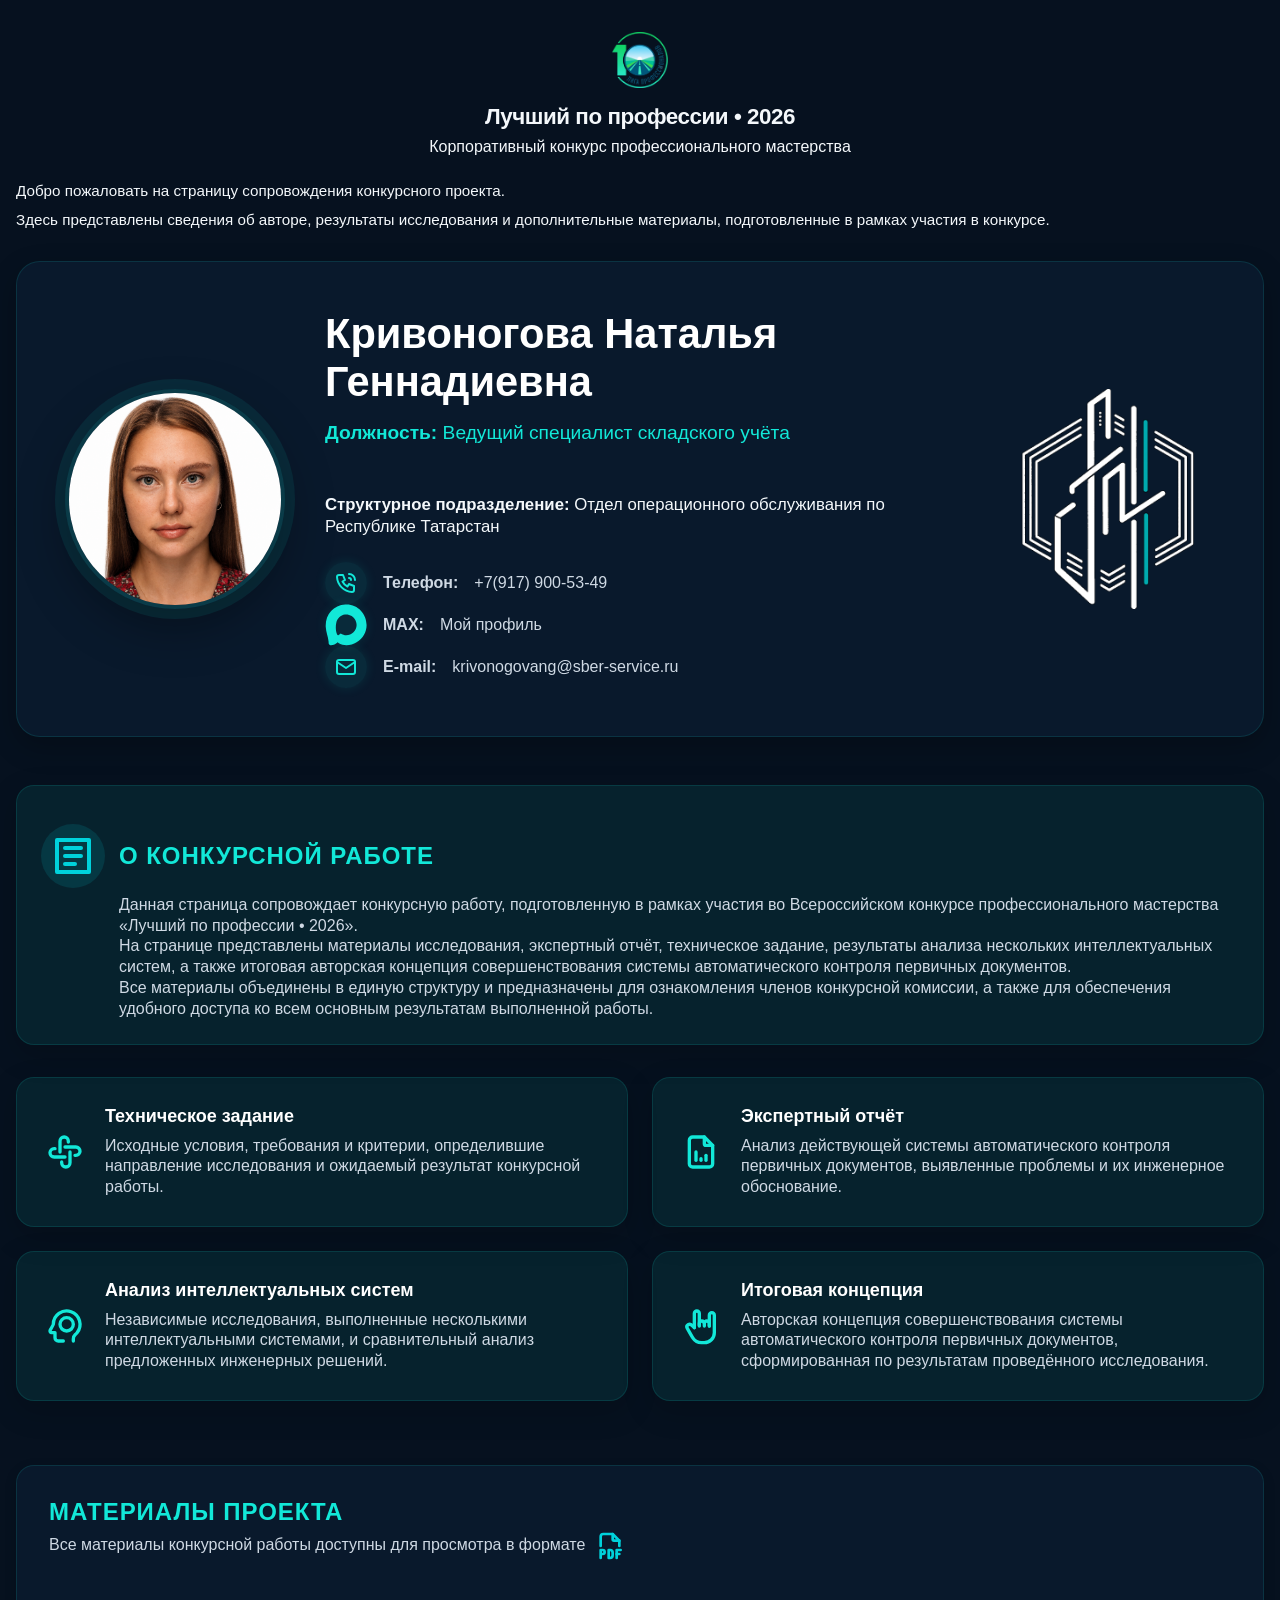
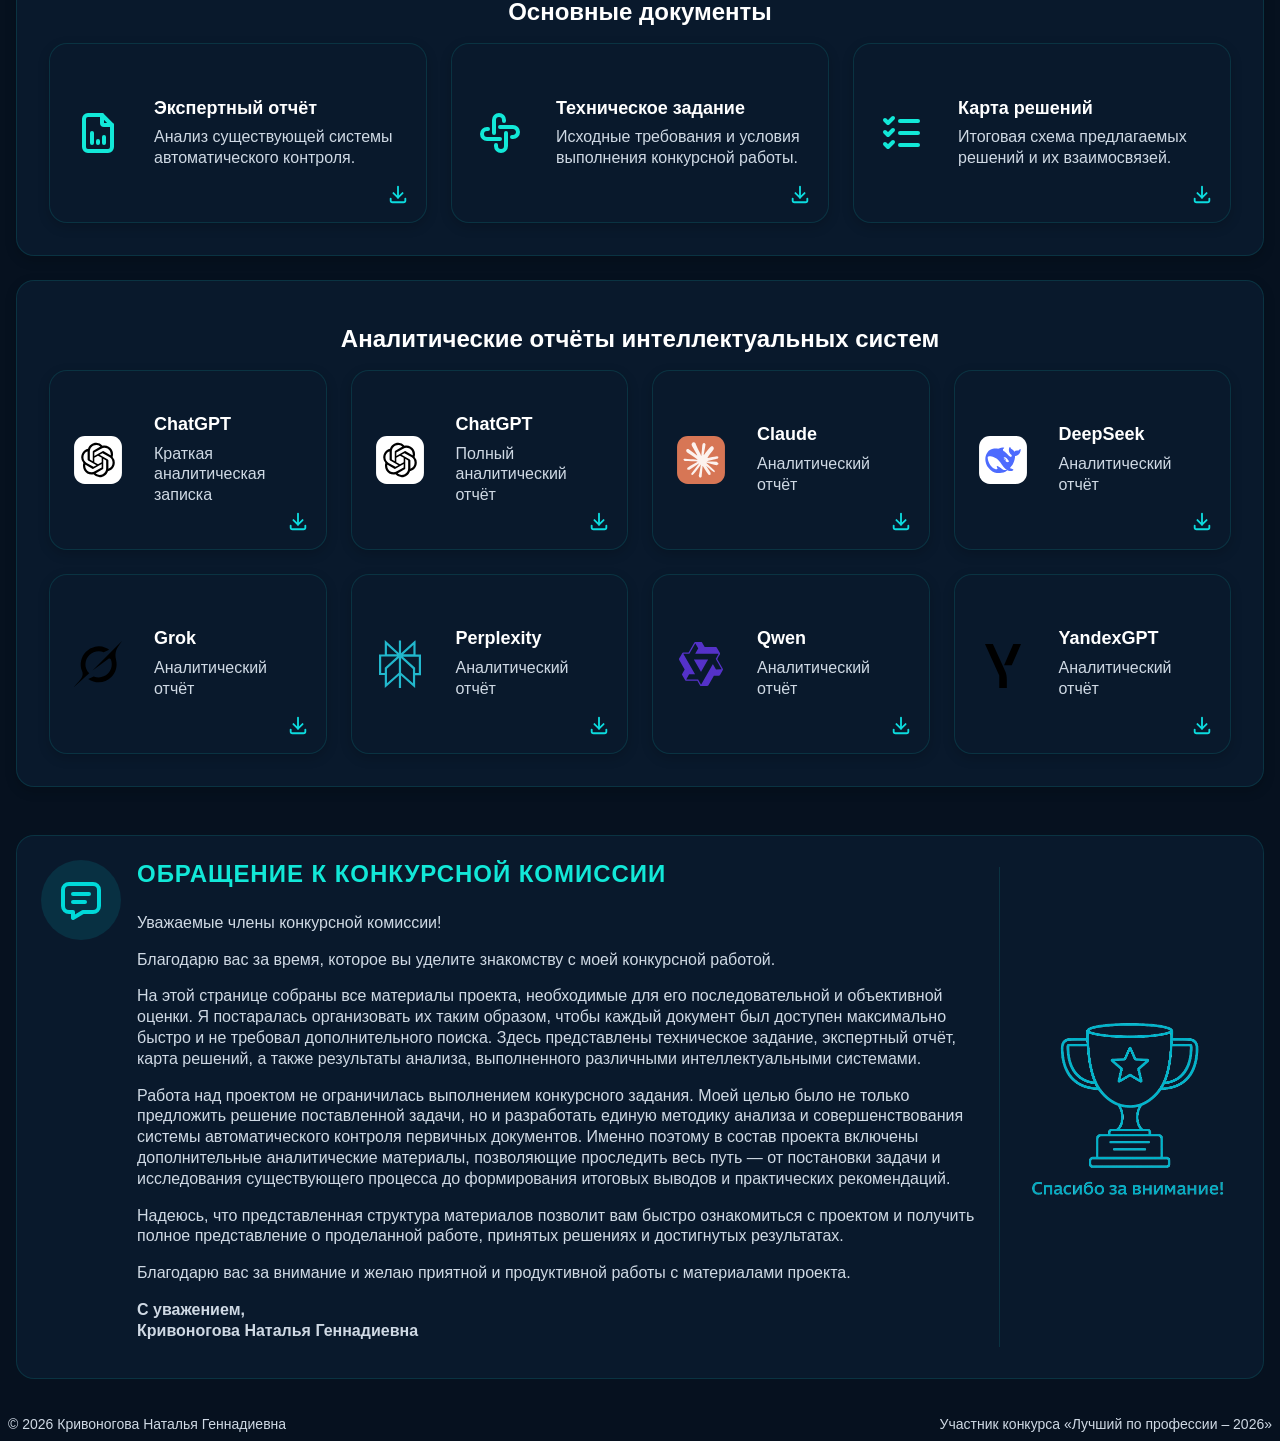
<file: index.html>
<!DOCTYPE html>

<html lang="ru">

<head>

<!-- Favicon -->

<link
    rel="icon"
    type="image/x-icon"
    href="media/ico/favicon.ico"
>

<link
    rel="icon"
    type="image/png"
    sizes="16x16"
    href="media/ico/favicon-16x16.png"
>

<link
    rel="icon"
    type="image/png"
    sizes="32x32"
    href="media/ico/favicon-32x32.png"
>

<link
    rel="apple-touch-icon"
    href="media/ico/apple-touch-icon.png"
>

<link
    rel="icon"
    type="image/png"
    sizes="512x512"
    href="media/ico/android-chrome-512x512.png"
>

<link
    rel="manifest"
    href="media/ico/site.webmanifest"
>

    <!--==================================================
        META
    ===================================================-->

    <meta charset="UTF-8">

    <meta
        name="viewport"
        content="width=device-width, initial-scale=1.0">

    <meta
        name="description"
        content="Страница сопровождения конкурсного проекта участника конкурса «Лучший по профессии 2026».">

    <meta
        name="author"
        content="Кривоногова Наталья Геннадиевна">

    <title>
        Лучший по профессии 2026 | Кривоногова Н.Г.
    </title>

    <!--==================================================
        CSS
    ===================================================-->

    <link
        rel="stylesheet"
        href="style.css">

</head>

<body>

    <!--==================================================
        HEADER
    ===================================================-->

    <header class="site-header">

        <div class="container">

            <!--==============================================
                Логотип конкурса
            ==============================================-->

            <div class="header-logo">

                <img
                    src="media/liga.png"
                    alt="Логотип конкурса «Лучший по профессии 2026»">

            </div>

            <!--==============================================
                Информация о конкурсе
            ==============================================-->

            <div class="header-title">

                <h1>
                    Лучший по профессии • 2026
                </h1>

                <p class="header-subtitle">
                    Корпоративный конкурс профессионального мастерства
                </p>

            </div>

            <!--==============================================
                Приветствие
            ==============================================-->

            <div class="header-welcome">

                <p>
                    Добро пожаловать на страницу сопровождения конкурсного проекта.
                </p>

                <p>
                    Здесь представлены сведения об авторе, результаты исследования
                    и дополнительные материалы, подготовленные в рамках участия
                    в конкурсе.
                </p>

            </div>

        </div>

    </header>

    <!--==================================================
        MAIN
    ===================================================-->

    <main>

  
<!-- ========================================================= -->
<!-- БЛОК 1. УЧАСТНИК                                          -->
<!-- ========================================================= -->

<section id="participant" class="participant">

    <div class="container">

        <article class="participant-card">

            <!-- Фотография участника -->
            <div class="participant-photo">

                <img
                    src="media/photo.png"
                    alt="Фотография Кривоноговой Натальи Геннадиевны">

            </div>

            <!-- Информация об участнике -->
            <div class="participant-info">

                <!-- Ф.И.О. -->
                <h2 class="participant-name">
                    Кривоногова Наталья Геннадиевна
                </h2>

                <!-- Должность -->
                <p class="participant-position">
                    <strong>Должность:</strong>
                    Ведущий специалист складского учёта
                </p>

                <!-- Структурное подразделение -->
                <p class="participant-department">
                    <strong>Структурное подразделение:</strong>
                    <span>Отдел операционного обслуживания по Республике Татарстан </span>
                </p>

                <!-- Краткая информация (необязательно) -->
                <!--
                <p class="participant-description">
                    Краткая информация об участнике.
                </p>
                -->

              <!-- Контактная информация -->

<div class="contact-item">
    <span class="contact-icon">
        <img src="media/assets/phone.svg" alt="">
    </span>

    <strong>Телефон:</strong>

    <a href="tel:+79179005349">
        +7(917) 900-53-49
    </a>
</div>

<div class="contact-item">
    <span class="contact-icon">
        <img src="media/assets/max.svg" alt="">
    </span>

    <strong>MAX:</strong>

    <a href="https://max.ru/u/f9LHodD0cOJw-DUXIjqP3Aov2Y0CU4WqoQZga5D9HVQzAqlnfOVex71g3eg"
       target="_blank"
       rel="noopener noreferrer">
        Мой профиль
    </a>
</div>

<div class="contact-item">
    <span class="contact-icon">
        <img src="media/assets/mail.svg" alt="">
    </span>

    <strong>E-mail:</strong>

    <a href="mailto:krivonogovang@sber-service.ru">
        krivonogovang@sber-service.ru
    </a>
</div>

            <!-- Авторский знак -->
            <div class="participant-seal">

                <img
                    src="media/sign_g.png"
                    alt="Авторский знак">

            </div>

        </article>

    </div>

</section>

<!-- ========================================================= -->
<!-- БЛОК 2. О КОНКУРСНОЙ РАБОТЕ                               -->
<!-- ========================================================= -->

<article class="info-card-intro">

<div class="container">

    


    <!-- Основная информация -->
<article class="info-card">

    <!-- Заголовок раздела -->
    <div class="about-header">

        <div class="about-icon">
            <img src="media/assets/about.svg" alt="">
        </div>

        <h2 class="section-title">
            О конкурсной работе
        </h2>

    </div>

    <div class="about-content">

        <p>
            Данная страница сопровождает конкурсную работу, подготовленную
            в рамках участия во Всероссийском конкурсе профессионального
            мастерства «Лучший по профессии • 2026».
        </p>

        <p>
            На странице представлены материалы исследования, экспертный
            отчёт, техническое задание, результаты анализа нескольких
            интеллектуальных систем, а также итоговая авторская концепция
            совершенствования системы автоматического контроля первичных
            документов.
        </p>

        <p>
            Все материалы объединены в единую структуру и предназначены
            для ознакомления членов конкурсной комиссии, а также для
            обеспечения удобного доступа ко всем основным результатам
            выполненной работы.
        </p>

    </article>


    <!-- Краткая структура материалов -->
    <div class="grid-2">


        <!-- Техническое задание -->
        <article class="info-card">

            <h3 class="card-title-with-icon">

                <img
                    src="media/assets/api-app.svg"
                    alt=""
                    class="card-icon">

                Техническое задание

            </h3>

            <p>
                Исходные условия, требования и критерии,
                определившие направление исследования
                и ожидаемый результат конкурсной работы.
            </p>

        </article>


        <!-- Экспертный отчёт -->
        <article class="info-card">

            <h3 class="card-title-with-icon">

                <img
                    src="media/assets/file-analytics.svg"
                    alt=""
                    class="card-icon">

                Экспертный отчёт

            </h3>

            <p>
                Анализ действующей системы автоматического
                контроля первичных документов,
                выявленные проблемы и их инженерное
                обоснование.
            </p>

        </article>


        <!-- Анализ интеллектуальных систем -->
        <article class="info-card">

            <h3 class="card-title-with-icon">

                <img
                    src="media/assets/thinking-high.svg"
                    alt=""
                    class="card-icon">

                Анализ интеллектуальных систем

            </h3>

            <p>
                Независимые исследования,
                выполненные несколькими интеллектуальными
                системами, и сравнительный анализ
                предложенных инженерных решений.
            </p>

        </article>


        <!-- Итоговая концепция -->
        <article class="info-card">

            <h3 class="card-title-with-icon">

                <img
                    src="media/assets/hand-love-you.svg"
                    alt=""
                    class="card-icon">

                Итоговая концепция

            </h3>

            <p>
                Авторская концепция совершенствования
                системы автоматического контроля
                первичных документов,
                сформированная по результатам
                проведённого исследования.
            </p>

        </article>


    </div>

</div>

</section>

<!-- ==================================================
     MATERIALS
================================================== -->

<section id="materials" class="section documents-section">

    <div class="container">

        <!-- ==========================================
             Основные документы
        =========================================== -->

        <div class="card documents-panel documents-panel-intro">

            <h2 class="section-title">
                Материалы проекта
            </h2>

            <p class="section-description">
                Все материалы конкурсной работы доступны для просмотра
                в формате 
				<img
        src="media/assets/pdf.svg"
        alt=""
        class="pdf-icon">
            </p>

            <h3 class="documents-panel-title">
                Основные документы
            </h3>

            <div class="documents-grid documents-grid-primary">

                <!-- Экспертный отчёт -->

                <a
                    href="docs/ExpertReport.pdf"
                    class="card document-card"
                    target="_blank"
                    rel="noopener"
                >

                    <div class="document-icon">
                        <img
                            src="media/assets/file-analytics.svg"
                            alt=""
                        >
                    </div>

                    <div class="document-content">

                        <h4 class="document-title">
                            Экспертный отчёт
                        </h4>

                        <p class="document-description">
                            Анализ существующей системы автоматического контроля.
                        </p>

                    </div>

                    <div class="document-meta">

                        <img
                            src="media/assets/downloads.svg"
                            alt="Скачать документ"
                            class="document-download-icon"
                        >

                    </div>

                </a>


                <!-- Техническое задание -->

                <a
                    href="docs/RequirementsSpecification.pdf"
                    class="card document-card"
                    target="_blank"
                    rel="noopener"
                >

                    <div class="document-icon">

                        <img
                            src="media/assets/api-app.svg"
                            alt=""
                        >

                    </div>

                    <div class="document-content">

                        <h4 class="document-title">
                            Техническое задание
                        </h4>

                        <p class="document-description">
                            Исходные требования и условия выполнения
                            конкурсной работы.
                        </p>

                    </div>

                    <div class="document-meta">

                        <img
                            src="media/assets/downloads.svg"
                            alt="Скачать документ"
                            class="document-download-icon"
                        >

                    </div>

                </a>


                <!-- Карта решений -->

                <a
                    href="docs/SolutionMap.pdf"
                    class="card document-card"
                    target="_blank"
                    rel="noopener"
                >

                    <div class="document-icon">

                        <img
                            src="media/assets/list-check.svg"
                            alt=""
                        >

                    </div>

                    <div class="document-content">

                        <h4 class="document-title">
                            Карта решений
                        </h4>

                        <p class="document-description">
                            Итоговая схема предлагаемых решений
                            и их взаимосвязей.
                        </p>

                    </div>

                    <div class="document-meta">

                        <img
                            src="media/assets/downloads.svg"
                            alt="Скачать документ"
                            class="document-download-icon"
                        >

                    </div>

                </a>

            </div>

        </div>


        <!-- ==========================================
             Аналитические отчёты интеллектуальных систем
        =========================================== -->

        <div class="card documents-panel documents-panel-ai">

            <h3 class="documents-panel-title">
                Аналитические отчёты интеллектуальных систем
            </h3>

            <div class="documents-grid documents-grid-ai">

                <!-- ChatGPT — краткая версия -->

                <a
                    href="docs/ChatGPT_AbridgedVersion.pdf"
                    class="card document-card"
                    target="_blank"
                    rel="noopener"
                >

                    <div class="document-icon">

                        <img
                            src="media/assets/ChatGPT.svg"
                            alt=""
                        >

                    </div>

                    <div class="document-content">

                        <h4 class="document-title">
                            ChatGPT
                        </h4>

                        <p class="document-description">
                            Краткая аналитическая записка
                        </p>

                    </div>

                    <div class="document-meta">

                        <img
                            src="media/assets/downloads.svg"
                            alt="Скачать документ"
                            class="document-download-icon"
                        >

                    </div>

                </a>


                <!-- ChatGPT — полная версия -->

                <a
                    href="docs/ChatGPT_FullReport.pdf"
                    class="card document-card"
                    target="_blank"
                    rel="noopener"
                >

                    <div class="document-icon">

                        <img
                            src="media/assets/ChatGPT.svg"
                            alt=""
                        >

                    </div>

                    <div class="document-content">

                        <h4 class="document-title">
                            ChatGPT
                        </h4>

                        <p class="document-description">
                            Полный аналитический отчёт
                        </p>

                    </div>

                    <div class="document-meta">

                        <img
                            src="media/assets/downloads.svg"
                            alt="Скачать документ"
                            class="document-download-icon"
                        >

                    </div>

                </a>


                <!-- Claude -->

                <a
                    href="docs/Claude.pdf"
                    class="card document-card"
                    target="_blank"
                    rel="noopener"
                >

                    <div class="document-icon">

                        <img
                            src="media/assets/Claude.svg"
                            alt=""
                        >

                    </div>

                    <div class="document-content">

                        <h4 class="document-title">
                            Claude
                        </h4>

                        <p class="document-description">
                            Аналитический отчёт
                        </p>

                    </div>

                    <div class="document-meta">

                        <img
                            src="media/assets/downloads.svg"
                            alt="Скачать документ"
                            class="document-download-icon"
                        >

                    </div>

                </a>


                <!-- DeepSeek -->

                <a
                    href="docs/DeepSeek.pdf"
                    class="card document-card"
                    target="_blank"
                    rel="noopener"
                >

                    <div class="document-icon">

                        <img
                            src="media/assets/DeepSeek.svg"
                            alt=""
                        >

                    </div>

                    <div class="document-content">

                        <h4 class="document-title">
                            DeepSeek
                        </h4>

                        <p class="document-description">
                            Аналитический отчёт
                        </p>

                    </div>

                    <div class="document-meta">

                        <img
                            src="media/assets/downloads.svg"
                            alt="Скачать документ"
                            class="document-download-icon"
                        >

                    </div>

                </a>


                <!-- Grok -->

                <a
                    href="docs/Grok.pdf"
                    class="card document-card"
                    target="_blank"
                    rel="noopener"
                >

                    <div class="document-icon">

                        <img
                            src="media/assets/Grok.svg"
                            alt=""
                        >

                    </div>

                    <div class="document-content">

                        <h4 class="document-title">
                            Grok
                        </h4>

                        <p class="document-description">
                            Аналитический отчёт
                        </p>

                    </div>

                    <div class="document-meta">

                        <img
                            src="media/assets/downloads.svg"
                            alt="Скачать документ"
                            class="document-download-icon"
                        >

                    </div>

                </a>


                <!-- Perplexity -->

                <a
                    href="docs/Perplexity.pdf"
                    class="card document-card"
                    target="_blank"
                    rel="noopener"
                >

                    <div class="document-icon">

                        <img
                            src="media/assets/Perplexity.svg"
                            alt=""
                        >

                    </div>

                    <div class="document-content">

                        <h4 class="document-title">
                            Perplexity
                        </h4>

                        <p class="document-description">
                            Аналитический отчёт
                        </p>

                    </div>

                    <div class="document-meta">

                        <img
                            src="media/assets/downloads.svg"
                            alt="Скачать документ"
                            class="document-download-icon"
                        >

                    </div>

                </a>


                <!-- Qwen -->

                <a
                    href="docs/Qwen.pdf"
                    class="card document-card"
                    target="_blank"
                    rel="noopener"
                >

                    <div class="document-icon">

                        <img
                            src="media/assets/Qwen.svg"
                            alt=""
                        >

                    </div>

                    <div class="document-content">

                        <h4 class="document-title">
                            Qwen
                        </h4>

                        <p class="document-description">
                            Аналитический отчёт
                        </p>

                    </div>

                    <div class="document-meta">

                        <img
                            src="media/assets/downloads.svg"
                            alt="Скачать документ"
                            class="document-download-icon"
                        >

                    </div>

                </a>


                <!-- YandexGPT -->

                <a
                    href="docs/YandexGPT.pdf"
                    class="card document-card"
                    target="_blank"
                    rel="noopener"
                >

                    <div class="document-icon">

                        <img
                            src="media/assets/YandexGPT.svg"
                            alt=""
                        >

                    </div>

                    <div class="document-content">

                        <h4 class="document-title">
                            YandexGPT
                        </h4>

                        <p class="document-description">
                            Аналитический отчёт
                        </p>

                    </div>

                    <div class="document-meta">

                        <img
                            src="media/assets/downloads.svg"
                            alt="Скачать документ"
                            class="document-download-icon"
                        >

                    </div>

                </a>

            </div>

        </div>

    </div>

</section>

<!-- ==============================================
     ОБРАЩЕНИЕ К КОНКУРСНОЙ КОМИССИИ
=============================================== -->

<section id="message" class="section">

   
	<div class="container">
	

        <div class="commission-message">
		
		<div class="quote-mark">
    <img src="media/assets/message.svg" alt="">
</div>
		
		<h2 class="section-title">
            Обращение к конкурсной комиссии
        </h2>

            <p>
                Уважаемые члены конкурсной комиссии!
            </p>

            <p>
                Благодарю вас за время, которое вы уделите знакомству с моей конкурсной работой.
            </p>

            <p>
                На этой странице собраны все материалы проекта, необходимые для его последовательной и объективной оценки. Я постаралась организовать их таким образом, чтобы каждый документ был доступен максимально быстро и не требовал дополнительного поиска. Здесь представлены техническое задание, экспертный отчёт, карта решений, а также результаты анализа, выполненного различными интеллектуальными системами.
            </p>

            <p>
                Работа над проектом не ограничилась выполнением конкурсного задания. Моей целью было не только предложить решение поставленной задачи, но и разработать единую методику анализа и совершенствования системы автоматического контроля первичных документов. Именно поэтому в состав проекта включены дополнительные аналитические материалы, позволяющие проследить весь путь — от постановки задачи и исследования существующего процесса до формирования итоговых выводов и практических рекомендаций.
            </p>

            <p>
                Надеюсь, что представленная структура материалов позволит вам быстро ознакомиться с проектом и получить полное представление о проделанной работе, принятых решениях и достигнутых результатах.
            </p>

            <p>
                Благодарю вас за внимание и желаю приятной и продуктивной работы с материалами проекта.
            </p>

            <p class="message-signature">
                <strong>С уважением,<br>
                Кривоногова Наталья Геннадиевна</strong>
            </p>
			
			<div class="commission-award">
    <img src="media/cup.png" alt="">
    <div class="commission-award-text">
    
    </div>
</div>

        </div>

    </div>

</section>

    </main>

    <!--==================================================
        FOOTER
    ===================================================-->

     <footer class="site-footer">

        <div class="container">

            <!--==============================================
                Копирайт
            ==============================================-->

            <div class="footer-copyright">

                <p>
                    © 2026 Кривоногова Наталья Геннадиевна
                </p>

            </div>

            <!--==============================================
                Статус
            ==============================================-->

            <div class="footer-status">

                <p>
                    Участник конкурса «Лучший по профессии – 2026»
                </p>

            </div>

        </div>

    </footer>

</body>

</html>
</file>
<file: style.css>
/*==================================================
  1. RESET
==================================================*/

*,
*::before,
*::after {
    margin: 0;
    padding: 0;
    box-sizing: border-box;
}

html {
    font-size: 16px;
    scroll-behavior: smooth;
}

body {
    min-height: 100vh;
    text-rendering: optimizeLegibility;
    -webkit-font-smoothing: antialiased;
}

img,
picture {
    display: block;
    max-width: 100%;
    height: auto;
}

svg {
    display: block;
    overflow: hidden;
}

a {
    color: inherit;
    text-decoration: none;
}

button,
input,
textarea,
select {
    font: inherit;
    color: inherit;
    background: transparent;
    border: none;
    outline: none;
}

button {
    cursor: pointer;
}

ul,
ol {
    list-style: none;
}

table {
    border-collapse: collapse;
    border-spacing: 0;
}

/*==================================================
  2. DESIGN TOKENS
==================================================*/

:root {

    /*==============================================
      COLORS
    ==============================================*/

    --color-background: #06111f;

    --color-surface: #09192c;
    --color-surface-hover: #0d2239;

    --color-primary: #12e8d8;
    --color-primary-dark: #0ec7bb;

    --color-primary-soft: rgba(18,232,216,.08);
    --color-primary-light: rgba(18,232,216,.16);

    --color-border: rgba(18,232,216,.12);
    --color-border-hover: rgba(18,232,216,.30);

    --color-text: #f4f8fb;
    --color-text-light: #cfd9e4;
    --color-text-muted: #8fa5bc;

    --color-white: #ffffff;
    --color-black: #000000;

    /*==============================================
      TYPOGRAPHY
    ==============================================*/
    --font-size-small: 0.875rem;
    --font-size-base: 1rem;
    --font-size-large: 1.125rem;

    --font-size-h3: 1.5rem;
    --font-size-h2: 2rem;
    --font-size-h1: 2.8rem;

    /* Header */

    --font-size-header-title: 2.4rem;
    --font-size-header-subtitle: 1.1rem;

    --font-family:
        "Segoe UI",
        "Inter",
        "Roboto",
        Arial,
        sans-serif;

    --font-size-xs: .75rem;
    --font-size-sm: .875rem;
    --font-size-md: 1rem;
    --font-size-lg: 1.125rem;
    --font-size-xl: 1.5rem;
    --font-size-2xl: 2rem;
    --font-size-3xl: 3rem;

    --participant-name-size: 2.6rem;
    --participant-position-size: 1.2rem;

    --font-weight-normal: 400;
    --font-weight-medium: 500;
    --font-weight-semibold: 600;
    --font-weight-bold: 700;

    --line-height-tight: 1.2;
    --line-height-normal: 1.3;
    --line-height-relaxed: 1.7;

    /*==============================================
      LAYOUT
    ==============================================*/

    --container-width: 1280px;
    --container-padding: 32px;

    --section-gap: 32px;
    --card-gap: 24px;

    /*==============================================
      SPACING
    ==============================================*/

    --space-4: 4px;
    --space-8: 8px;
    --space-12: 12px;
    --space-16: 16px;
    --space-20: 20px;
    --space-24: 24px;
    --space-32: 32px;
    --space-40: 40px;
    --space-48: 48px;
    --space-56: 56px;
    --space-64: 64px;
	--space-120:120px;

    /*==============================================
      COMPONENT SIZES
    ==============================================*/

    --avatar-size: 220px;
    --seal-size: 220px;

    --icon-size: 42px;
    --section-icon-size: 52px;

    --button-height: 52px;

    /*==============================================
      BORDER RADIUS
    ==============================================*/

    --radius-sm: 8px;
    --radius-md: 12px;
    --radius-lg: 18px;
    --radius-xl: 24px;

    /*==============================================
      SHADOWS
    ==============================================*/

    --shadow-sm:
        0 4px 12px rgba(0,0,0,.18);

    --shadow-md:
        0 10px 28px rgba(0,0,0,.24);

    --shadow-lg:
        0 18px 48px rgba(0,0,0,.34);

    /*==============================================
      GLOW EFFECTS
    ==============================================*/

    --glow-soft:
        0 0 12px rgba(18,232,216,.10);

    --glow-medium:
        0 0 18px rgba(18,232,216,.18);

    --glow-strong:
        0 0 28px rgba(18,232,216,.28);

    /*==============================================
      BORDERS
    ==============================================*/

    --border:
        1px solid var(--color-border);

    --border-hover:
        1px solid var(--color-border-hover);

    /*==============================================
      TRANSITIONS
    ==============================================*/

    --transition-fast: .2s ease;
    --transition-normal: .3s ease;
    --transition-slow: .5s ease;

    /*==============================================
      Z-INDEX
    ==============================================*/

    --z-header: 100;
    --z-overlay: 500;
    --z-modal: 1000;

}

/*==================================================
  3. BASE
==================================================*/

html,
body {
    background: var(--color-background);
}

body {
    font-family: var(--font-family);
    font-size: var(--font-size-md);
    font-weight: var(--font-weight-normal);
    line-height: var(--line-height-normal);

    color: var(--color-text);

    overflow-x: hidden;
}

::selection {
    background: var(--color-primary);
    color: var(--color-background);
}

h1,
h2,
h3,
h4,
h5,
h6 {
    color: var(--color-white);

    font-weight: var(--font-weight-bold);
    line-height: var(--line-height-tight);
}

h1 {
    font-size: var(--font-size-3xl);
}

h2 {
    font-size: var(--font-size-2xl);
}

h3 {
    font-size: var(--font-size-xl);
}

p {
    color: var(--color-text-light);

}

p + p {
    margin-top: var(--space-16);
}

strong {
    font-weight: var(--font-weight-semibold);
}

small {
    font-size: var(--font-size-sm);
}

hr {
    border: none;
    border-top: var(--border);

    margin:
        var(--space-40)
        0;
}

a {
    transition:
        color var(--transition-fast),
        opacity var(--transition-fast);
}

a:hover {
    color: var(--color-primary);
}

button {
    transition:
        background var(--transition-normal),
        border-color var(--transition-normal),
        color var(--transition-normal),
        transform var(--transition-fast),
        box-shadow var(--transition-normal);
}

button:hover {
    transform: translateY(-2px);
}

button:active {
    transform: translateY(0);
}

input,
textarea,
select {
    width: 100%;
}

:focus-visible {
    outline: 2px solid var(--color-primary);
    outline-offset: 3px;
}

html::-webkit-scrollbar {
    width: 10px;
}

html::-webkit-scrollbar-track {
    background: var(--color-background);
}

html::-webkit-scrollbar-thumb {
    background: var(--color-surface-hover);

    border-radius: 999px;

    transition: background var(--transition-normal);
}

html::-webkit-scrollbar-thumb:hover {
    background: var(--color-primary-dark);
}

/*==================================================
  4. LAYOUT
==================================================*/

.container {
    width: min(100% - 2rem, 1400px);
    margin: 0 auto;
}

.section {
    margin-bottom: var(--section-gap);
}

.section + .section {
    margin-top: var(--space-32);
}

.section:last-child {
    margin-bottom: 0;
}

.section-title {
    display: flex;
    align-items: center;

    gap: var(--space-16);

    margin-top: var(--space-32);
	margin-bottom: var(--space-12);
	
    color: var(--color-primary);

    font-size: var(--font-size-xl);
    font-weight: var(--font-weight-bold);

    text-transform: uppercase;
    letter-spacing: .04em;
}

/* ==================================================
   Заголовок раздела внутри карточки
   ================================================== */

.section-header {
    margin: 0;
}

.section-header .section-title {
    margin-top: 0;
    margin-bottom: var(--space-12);
}

/* Заголовок внутри карточки обращения */
/*==================================================
  Обращение к конкурсной комиссии
==================================================*/

.commission-message .section-title {
    margin-top: 0;
    margin-bottom: var(--space-24);
}

.section-icon {
    display: flex;
    align-items: center;
    justify-content: center;

    width: var(--section-icon-size);
    height: var(--section-icon-size);

    flex-shrink: 0;

    border-radius: 50%;

    background: var(--color-primary-soft);

    color: var(--color-primary);

    font-size: 1.3rem;

    box-shadow: var(--glow-soft);
}

.card {
    background: var(--color-surface);

    border: var(--border);

    border-radius: var(--radius-lg);

    box-shadow: var(--shadow-sm);

    transition:
        background var(--transition-normal),
        border-color var(--transition-normal),
        box-shadow var(--transition-normal),
        transform var(--transition-normal);
}

.card:hover {
    background: var(--color-surface-hover);

    border: var(--border-hover);

    box-shadow:
        var(--shadow-md),
        var(--glow-soft);

    transform: translateY(-4px);
}

.grid-2 {
    display: grid;

    grid-template-columns: repeat(2, 1fr);

    gap: var(--card-gap);

    margin-top: var(--space-32);
}

.grid-3 {
    display: grid;

    grid-template-columns: repeat(3, 1fr);

    gap: var(--card-gap);
}

.flex {
    display: flex;
}

.flex-column {
    display: flex;
    flex-direction: column;
}

.align-center {
    align-items: center;
}

.justify-between {
    justify-content: space-between;
}

.text-center {
    text-align: center;
}


/*==================================================
  5. HEADER
==================================================*/
.site-header {
    width: 100%;
    padding: 2rem 0;
    background: transparent;
    border-bottom: 1px solid var(--border-color);
	
}

.site-header .container {
    display: flex;
    align-items: center;
    justify-content: space-between;
    gap: 2.5rem;
}

/*--------------------------------------------------
Логотип конкурса
--------------------------------------------------*/

.header-logo {
    flex: 0 0 auto;
}

.header-logo img {
    display: block;
    width: 110px;
    height: auto;
  
}

/*--------------------------------------------------
Название конкурса
--------------------------------------------------*/

.header-title {
    flex: 1;
}

.header-title h1 {
    margin: 0 0 0.35rem;
    font-size: var(--font-size-header-title);
    font-weight: 700;
    line-height: 1.15;
    letter-spacing: -0.02em;
    color: var(--text-primary);
}

.header-subtitle {
    margin: 0;
    font-size: var(--font-size-header-subtitle);
    font-weight: 400;
    line-height: 1.5;
    color: var(--text-secondary);
}

/*--------------------------------------------------
Приветствие
--------------------------------------------------*/

.header-welcome {
    flex: 0 1 420px;
    text-align: left;
}

.header-welcome p {
    margin: 0;
    font-size: var(--font-size-small);
    line-height: 1.6;
    color: var(--text-secondary);
}

.header-welcome p + p {
    margin-top: 0.75rem;
}

    width: 100%;
}

/*==================================================*
*6. PARTICIPANT*
*==================================================*/

.participant {
    padding:
        var(--space-64)
        0;
}

.participant-card {
    position: relative;

    display: grid;

    grid-template-columns:
        var(--avatar-size)
        1fr
        var(--seal-size);

    align-items: center;

    gap: var(--space-40);

    padding: 48px;

    background: var(--color-surface);

    border: var(--border);

    border-radius: var(--radius-xl);

    box-shadow: var(--shadow-md);

    transition:
        background var(--transition-normal),
        border-color var(--transition-normal),
        box-shadow var(--transition-normal),
        transform var(--transition-normal);
}

.participant-card:hover {
    background: var(--color-surface-hover);

    border: var(--border-hover);

    box-shadow:
        var(--shadow-lg),
        var(--glow-soft);

    transform: translateY(-4px);
}

.participant-photo {
    display: flex;
    justify-content: center;
}

.participant-photo img {
    width: var(--avatar-size);
    aspect-ratio: 1;

    object-fit: cover;

    border-radius: 50%;

    border: 4px solid var(--color-primary-light);

    box-shadow:
        0 0 0 10px var(--color-primary-soft),
        var(--shadow-lg);
}

.participant-info {
    display: flex;
    flex-direction: column;
}

.participant-name {
    margin-bottom: var(--space-16);

    color: var(--color-white);

    font-size: var(--participant-name-size);
    font-weight: var(--font-weight-bold);

    line-height: 1.15;
}

.participant-position {
    margin-bottom: var(--space-32);

    color: var(--color-primary);

    font-size: var(--participant-position-size);
    font-weight: var(--font-weight-medium);
}

.contact-list {
    display: flex;
    flex-direction: column;

    gap: var(--space-16);
}

.contact-item {
    display: flex;
    align-items: center;

    gap: var(--space-16);

    color: var(--color-text-light);

    font-size: 1rem;

    transition:
        color var(--transition-normal),
        transform var(--transition-fast);
}

.contact-item:hover {
    color: var(--color-primary);

    transform: translateX(4px);
}

.contact-icon {
    display: flex;
    align-items: center;
    justify-content: center;

    width: var(--icon-size);
    height: var(--icon-size);

    flex-shrink: 0;

    border-radius: 50%;

    background: var(--color-primary-soft);

    color: var(--color-primary);

    font-size: 1.1rem;

    box-shadow: var(--glow-soft);
}

.participant-seal {
    position: absolute;

    top: 50%;
    right: 48px;

    display: flex;
    align-items: center;
    justify-content: center;

    transform: translateY(-50%);
}

.participant-seal img {
    width: var(--seal-size);

    transition:
        transform var(--transition-normal),
        filter var(--transition-normal);
}

.participant-seal img:hover {
    transform: translateY(0) scale(1.05);

    filter:
        drop-shadow(0 0 18px rgba(18,232,216,.28));
}

.participant-department {
    margin-bottom: var(--space-24);

    color: var(--color-text);

    font-size: 1.05rem;
    line-height: var(--line-height-normal);
}

.participant-description {
    margin-bottom: var(--space-32);

    color: var(--color-text-light);

    line-height: 1.8;
}

/*==================================================
  7. CARDS
==================================================*/
.coming-soon {
    display: flex;
    align-items: center;
    justify-content: center;
    min-height: 60vh;
    text-align: center;
}

.coming-soon .container {
    max-width: 720px;
}

.coming-soon h1 {
    margin-bottom: 1.5rem;
    font-size: var(--font-size-h1);
    line-height: 1.3;
    color: var(--text-primary);
}

.coming-soon p {
    margin-bottom: 1rem;
    font-size: var(--font-size-large);
    color: var(--text-secondary);
}

.coming-soon p:last-child {
    margin-bottom: 0;
}

.info-card,
.quote-card {
    padding: 36px;
}

.info-card h2,
.quote-card h2 {
    margin-bottom: var(--space-24);

    color: var(--color-primary);

    font-size: var(--font-size-xl);
}

.info-card h3 {
    margin-bottom: var(--space-16);

    color: var(--color-white);

    font-size: var(--font-size-lg);
}

.info-card > p:first-of-type {
    margin-top: var(--space-8);
}

.quote-card p {
    color: var(--color-text-light);

}

.info-card ul {
    display: flex;
    flex-direction: column;

    gap: var(--space-16);

    margin-top: var(--space-20);
}

.info-card li {
    display: flex;
    align-items: flex-start;

    gap: var(--space-16);
}

.info-card li::before {
    content: "•";

    flex-shrink: 0;

    color: var(--color-primary);

    font-size: 1.25rem;

    line-height: 1;
}

.quote-card {
    position: relative;

    border-left: 4px solid var(--color-primary);

    background:
        linear-gradient(
            135deg,
            var(--color-primary-soft),
            transparent
        );
}

.quote-card footer {
    margin-top: var(--space-24);

    color: var(--color-primary);

    font-size: var(--font-size-sm);
    font-weight: var(--font-weight-semibold);

    letter-spacing: .05em;

    text-transform: uppercase;
}

.info-card {
    padding: 24px;

    background: var(--color-primary-soft);

    border: 1px solid var(--color-border);

    border-radius: var(--radius-lg);

    box-shadow: 0 10px 30px rgba(0, 0, 0, .18);
	
	margin-top: var(--space-0);

    transition:
        background .25s ease,
        border-color .25s ease,
        box-shadow .25s ease,
        transform .25s ease;
}

.info-card-intro {
    margin-top: var(--space-48);
}

.info-card:hover {
    transform: translateY(-4px);

    background: var(--color-primary-light);

    border-color: var(--color-border-hover);

    box-shadow:
        0 16px 40px rgba(0, 0, 0, .25),
        0 0 18px rgba(18, 232, 216, .10);
}

/*==================================================*
* 7.1 INFO CARDS WITH ICONS
*==================================================*/

.grid-2 .info-card {
    position: relative;

    min-height: 150px;

    padding:
        var(--space-24)
        var(--space-24)
        var(--space-24)
        88px;

    display: flex;
    flex-direction: column;
    justify-content: center;
}


/*--------------------------------------------------*
* Заголовок карточки с иконкой
*--------------------------------------------------*/

.card-title-with-icon {
    margin: 0 0 var(--space-16);

    display: flex;
    align-items: center;

    color: var(--color-white);

    font-size: var(--font-size-lg);
    font-weight: var(--font-weight-semibold);

    line-height: 1.25;
}


/*--------------------------------------------------*
* Иконка
*--------------------------------------------------*/

.grid-2 .card-icon {
    position: absolute;

    left: 28px;
    top: 50%;

    width: 40px;
    height: 40px;

    flex-shrink: 0;

    transform: translateY(-50%);
}


/*--------------------------------------------------*
* Текст карточки
*--------------------------------------------------*/

..grid-2 .info-card p {
    margin: 0;

    color: var(--color-text-light);

    line-height: 1.45;
}

/* Расстояние между заголовком и описанием карточки */
.info-card .card-title-with-icon {
    margin-bottom: var(--space-0);
}

.info-card p {
    margin-top: 0;
}


/*==================================================*
* 8. DOCUMENTS
*==================================================*/


/*--------------------------------------------------*
* 8.1 Documents Section
*--------------------------------------------------*/

/* Общий контейнер раздела */

.documents-section {
    display: flex;
    flex-direction: column;

    width: 100%;

    gap: var(--space-32);
}


/*--------------------------------------------------*
* 8.2 Documents Panels
*--------------------------------------------------*/

/* Общая панель документов */

.documents-panel {
    display: flex;
    flex-direction: column;

    width: 100%;
    max-width: none;

    box-sizing: border-box;

    padding: var(--space-32);

    margin-left: 0;
    margin-right: 0;

    gap: 0;
}


/* Панель «Материалы проекта» */

.documents-panel.documents-panel-intro {
    margin-top: var(--space-64);
}


/* Следующая панель документов */

.documents-panel + .documents-panel {
    margin-top: var(--space-24);
}


/*--------------------------------------------------*
* Заголовок раздела
*--------------------------------------------------*/

.documents-panel > .section-title {
    margin-top: 0;
    margin-bottom: var(--space-4);
}


/*--------------------------------------------------*
* Описание раздела
*--------------------------------------------------*/

.documents-panel > .section-description {
    margin-top: 0;
    margin-bottom: var(--space-24);
}


/*--------------------------------------------------*
* Заголовок «Основные документы»
*--------------------------------------------------*/

.documents-panel > .documents-panel-title {
    margin-top: var(--space-12);
    margin-bottom: var(--space-16);

    text-align: center;
}


/*--------------------------------------------------*
* 8.3 Documents Grid
*--------------------------------------------------*/

/* Базовая сетка документов */

.documents-grid {
    display: grid;

    width: 100%;

    gap: var(--space-24);
}


/* Основные документы */

.documents-grid-primary {
    grid-template-columns: repeat(3, minmax(0, 1fr));
}


/* Отчёты интеллектуальных систем */

.documents-grid-ai {
    grid-template-columns: repeat(4, minmax(0, 1fr));
}


/*--------------------------------------------------*
* 8.4 Document Card
*--------------------------------------------------*/

/*
 * Карточка наследует визуальное оформление
 * существующего класса .card
 */

.document-card {
    position: relative;

    display: flex;
    flex-direction: column;
    justify-content: center;

    min-height: 180px;

    box-sizing: border-box;

    padding: var(--space-24);
    padding-left: 104px;

    text-align: left;
    text-decoration: none;

    color: inherit;
}


/*--------------------------------------------------*
* 8.5 Card Content
*--------------------------------------------------*/

/* Контейнер для SVG */

.document-icon {
    position: absolute;

    left: var(--space-24);
    top: 50%;

    display: flex;
    align-items: center;
    justify-content: center;

    width: 48px;
    height: 48px;

    transform: translateY(-50%);

    flex-shrink: 0;
}


/*
 * Нормализация SVG разных источников.
 * Изображение вписывается в единый контейнер.
 */

.document-icon img,
.document-icon svg {
    display: block;

    width: 100%;
    height: 100%;

    max-width: 48px;
    max-height: 48px;

    object-fit: contain;
}


/* Контейнер содержимого */

.document-content {
    display: flex;
    flex-direction: column;

    gap: var(--space-0);
}


/* Заголовок */

.document-title {
    margin: 0 0 var(--space-8);

    font-size: var(--font-size-lg);
    font-weight: var(--font-weight-semibold);
    line-height: 1.2;

    text-align: left;
}


/* Описание */

.document-description {
    margin: 0;

    font-size: var(--font-size-base);
    line-height: var(--line-height-normal);

    text-align: left;
}


/*--------------------------------------------------*
* Нижняя служебная область
*--------------------------------------------------*/

.document-meta {
    position: absolute;

    right: var(--space-16);
    bottom: var(--space-16);

    display: flex;
    align-items: center;
    justify-content: center;

    width: 24px;
    height: 24px;
}


/* Иконка скачивания */

.document-download-icon {
    display: block;

    width: 22px;
    height: 22px;

    opacity: .85;

    filter:
        brightness(0)
        saturate(100%)
        invert(78%)
        sepia(74%)
        saturate(1000%)
        hue-rotate(128deg)
        brightness(102%)
        contrast(101%);

    transition:
        transform var(--transition-fast),
        opacity var(--transition-normal),
        filter var(--transition-normal);
}


/* Hover */

.document-card:hover .document-download-icon {
    opacity: 1;

    transform: translateY(-2px);
}


/*--------------------------------------------------*
 * Hover
 *--------------------------------------------------*/

.document-card:hover .document-download-icon {
    opacity: 1;

    transform: translateY(-2px);
}

.quote-mark {
    width: 80px;
    height: 80px;

    display: flex;
    align-items: center;
    justify-content: center;

    border-radius: 50%;
    background: rgba(0, 210, 220, 0.12);

    color: var(--accent-color);
}

.commission-message {
    position: relative;
    padding-left: 100px;
}

.quote-mark {
    position: absolute;
    top: 24px;
    left: 24px;

    width: 80px;
    height: 80px;

    display: flex;
    align-items: center;
    justify-content: center;

    border-radius: 50%;
    background: rgba(0, 210, 220, 0.12);

    color: var(--accent-color);
}

.quote-mark img {
    display: block;
    width: 48px;
    height: 48px;
    object-fit: contain;
}

.pdf-icon {
    display: inline-block;

    width: 32px;
    height: 32px;

    margin-left: var(--space-4);

    vertical-align: middle;

    object-fit: contain;
}
/*--------------------------------------------------
  8.6 Responsive
--------------------------------------------------*/

/*
 * Адаптивность будет реализована
 * после завершения всех разделов сайта
 * в рамках общей настройки responsive.css.
 */
 
 /*==================================================*
- О КОНКУРСНОЙ РАБОТЕ
  *==================================================*/

.about-header {
    position: relative;
    padding-left: 78px;
}

.about-icon {
    position: absolute;

    top: 50%;
    left: 0;

    width: 64px;
    height: 64px;

    display: flex;
    align-items: center;
    justify-content: center;

    transform: translateY(-50%);

    border-radius: 50%;
    background: rgba(0, 210, 220, 0.12);
}

.about-icon img {
    display: block;

    width: 48px;
    height: 48px;

    object-fit: contain;
}

/* SVG-иконка */
.about-icon::before {
    content: "";

    position: absolute;
    top: 50%;
    left: 50%;

    width: 48px;
    height: 48px;

    transform: translate(-50%, -50%);

    background: var(--color-accent);

    -webkit-mask-image: url("../media/assets/about.svg");
    -webkit-mask-position: center;
    -webkit-mask-repeat: no-repeat;
    -webkit-mask-size: contain;

    mask-image: url("../media/assets/about.svg");
    mask-position: center;
    mask-repeat: no-repeat;
    mask-size: contain;
}




/* Основной текст блока */


.about-content {
    padding-left: 78px;
    padding-right: 20px;
}

/*==================================================*
* ОБРАЩЕНИЕ К КОНКУРСНОЙ КОМИССИИ
*==================================================*/

.commission-message {
    position: relative;

    padding: var(--space-24);
    padding-left: 120px;
    padding-right: 270px;
    padding-bottom: var(--space-20);

    background: var(--color-surface);

    border: 1px solid var(--color-border);

    border-radius: var(--radius-lg);
}

.commission-award {
    position: absolute;
    top: 50%;
    right: 24px;

    width: 240px;
    height: 480px;

    transform: translateY(-50%);

    display: flex;
    align-items: center;
    justify-content: flex-start;

    padding-left: 20px;

    box-sizing: border-box;

    border-left: 1px solid var(--color-border);
}

.commission-award img {
    display: block;

    width: 240px;
    height: 180px;

    flex-shrink: 0;

    object-fit: contain;
}

.message-signature {
    margin-top: var(--space-16);
    padding-bottom: var(--space-16);
}

#message {
    margin-top: var(--space-48);
    padding-bottom: var(--space-16);
}
/*==================================================
  9. BUTTONS
==================================================*/

.button {
    display: inline-flex;
    align-items: center;
    justify-content: center;
    gap: var(--space-12);

    min-height: var(--button-height);

    padding:
        0
        var(--space-24);

    border: var(--border);
    border-radius: var(--radius-md);

    background: var(--color-primary);

    color: var(--color-background);

    font-size: var(--font-size-md);
    font-weight: var(--font-weight-semibold);

    transition:
        background var(--transition-normal),
        color var(--transition-normal),
        border-color var(--transition-normal),
        box-shadow var(--transition-normal),
        transform var(--transition-fast);
}

.button:hover {
    background: var(--color-primary-dark);

    border-color: var(--color-primary-dark);

    box-shadow: var(--glow-medium);

    transform: translateY(-2px);
}

.button:active {
    transform: translateY(0);
}

.button-outline {
    background: transparent;

    color: var(--color-primary);

    border: var(--border-hover);
}

.button-outline:hover {
    background: var(--color-primary-soft);

    color: var(--color-white);

    box-shadow: var(--glow-soft);
}

.button-full {
    width: 100%;
}

.button-group {
    display: flex;
    gap: var(--space-16);
    flex-wrap: wrap;
}

/*==================================================*
* 10. FOOTER
*==================================================*/

.site-footer {
    width: 100%;

    margin-top: var(--space-12);

    padding: var(--space-8) 0;

    border-top: 1px solid var(--border-color);

    background: transparent;
}

.site-footer .container {
    width: min(100% - 1rem, 1300px);

    margin: 0 auto;

    display: flex;
    align-items: center;
    justify-content: space-between;

    gap: var(--space-32);
}

.footer-copyright,
.footer-status {
    font-size: var(--font-size-small);
    color: var(--text-secondary);
}

.footer-copyright p,
.footer-status p {
    margin: 0;
}

.footer-status {
    margin-left: auto;
}

/*==================================================
  11. RESPONSIVE
==================================================*/
/*--------------------------------------------------
  МОБИЛЬНАЯ ШАПКА
--------------------------------------------------*/

.site-header {
    padding: var(--space-32) 0;
}

.site-header .container {
    flex-direction: column;

    align-items: center;
    justify-content: center;

    gap: var(--space-16);

    text-align: center;
}

/* Логотип */

.header-logo {
    flex: none;
}

.header-logo img {
    width: 56px;
    height: auto;
}

/* Название конкурса */

.header-title {
    width: 100%;
    flex: none;
}

.header-title h1 {
    margin-bottom: var(--space-8);

    font-size: 1.4rem;
    line-height: 1.15;
}

.header-subtitle {
    font-size: 1rem;
    line-height: 1.1;
	margin-bottom: var(--space-12)
}

/* Приветствие */

.header-welcome {
    width: 100%;
    flex: none;

    text-align: left;
}

.header-welcome p {
    font-size: 0.95rem;
    line-height: 1.1;
}

@media (max-width: 768px) {

 /* ---------- PARTICIPANT ---------- */

.participant-card {
    display: flex;
    flex-direction: column;
    align-items: center;

    gap: 0;

    padding: var(--space-24);

    text-align: center;
}

/* Фото */

.participant-photo {
    display: flex;
    justify-content: center;

    margin-bottom: var(--space-24);
}

.participant-photo img {
    width: 160px;
    height: 160px;

    object-fit: cover;

    border-radius: 50%;
}

/* Информация */

.participant-info {
    display: flex;
    flex-direction: column;
    align-items: center;

    width: 100%;
}

.participant-name {
    margin-bottom: var(--space-16);

    font-size: 1.4rem;
    line-height: 1.15;

    text-align: center;
}

.participant-position {
    margin-bottom: var(--space-8);

    font-size: 1rem;
    line-height: 1.25;

    text-align: center;
}

.participant-department {
    margin-bottom: var(--space-32);

    font-size: 1rem;
    line-height: 1.1;

    text-align: left;
}

/* Контакты */

.contact-list {
    display: flex;
    flex-direction: column;

    width: 100%;

    gap: var(--space-16);
}

.contact-item {
    display: flex;
    align-items: center;

    justify-content: flex-start;

    width: 100%;

    gap: var(--space-12);

    text-align: left;
}

.contact-icon {
    display: flex;
    align-items: center;
    justify-content: center;

    width: 20px;
    height: 20px;

    flex-shrink: 0;
}

.contact-icon img {
    width: 20px;
    height: 20px;

    object-fit: contain;
}

/*==================================================*
* МОБИЛЬНАЯ ВЕРСИЯ — КОНТАКТЫ
*==================================================*/

.contact-item {
    align-items: center;
}

/* Убираем подписи «Телефон», «MAX», «E-mail» */

.contact-item strong {
    display: none;
}

/* Ссылки контактов */

.contact-item > a {
    min-width: 0;

    color: var(--color-text-light);
    text-decoration: none;

    overflow-wrap: anywhere;
    word-break: break-word;
}

/* Эффект при наведении */

.contact-item > a:hover {
    color: var(--color-primary);
}

/* Меняем порядок:
   Телефон → E-mail → MAX */

.contact-item:nth-child(2) {
    order: 3;
}

.contact-item:nth-child(3) {
    order: 2;
}

/* Авторский знак */

.participant-seal {
    position: static;

    display: flex;
    justify-content: center;
    align-items: center;

    margin-top: var(--space-32);

    transform: none;
}

.participant-seal img {
    width: 90x;
    height: 90px;

    object-fit: contain;
}

/* ---------- ABOUT / О КОНКУРСНОЙ РАБОТЕ ---------- */

.about-header {
    position: static;

    display: flex;
    align-items: center;

    gap: var(--space-12);

    width: 100%;
    max-width: 100%;

    margin-bottom: var(--space-20);

    padding: 0;

    text-align: left;
}

.about-icon {
    position: static;

    display: flex;
    align-items: center;
    justify-content: center;

    flex-shrink: 0;

    width: 20px;
    height: 20px;

    margin: 0;
    padding: 0;

    transform: translateY(2px);
}

.about-icon img {
    display: block;

    width: 20px;
    height: 20px;

    object-fit: contain;
}

.about-header .section-title {
    min-width: 0;

    margin: 0;
    padding: 0;

    text-align: left;

    font-size: 1.2rem;
    line-height: 1.15;

    white-space: nowrap;
}

.about-content {
    width: 100%;

    margin: 0;
    padding: 0;

    grid-column: 1 / -1;

    text-align: left;
}

.about-content p {
    width: 100%;

    margin: 0 0 var(--space-16);

    text-align: left;

    line-height: var(--line-height-normal);
}

.about-content p:last-child {
    margin-bottom: 0;
}

/* ---------- MATERIALS PREVIEW / КРАТКАЯ СТРУКТУРА МАТЕРИАЛОВ ---------- */

.grid-2 {
    display: grid;

    grid-template-columns: 1fr;

    width: 100%;
    max-width: 100%;

    gap: var(--space-16);

    margin: var(--space-20) 0 0;
    padding: 0;
}

/* Карточка */

.grid-2 .info-card {
    width: 100%;
    max-width: 100%;

    margin: 0;
    padding: var(--space-20);

    text-align: left;
}

/* Заголовок карточки */

.grid-2 .card-title-with-icon {
    display: flex;
    align-items: center;

    gap: var(--space-12);

    width: 100%;
    max-width: 100%;

    margin: 0 0 var(--space-12);
    padding: 0;

    text-align: left;

    font-size: 1rem;
    line-height: 1.2;
}

/* Иконка */

.grid-2 .card-icon {
    position: static;

    display: block;

    flex-shrink: 0;

    width: 20px;
    height: 20px;

    margin: 0;
    padding: 0;

    object-fit: contain;
	transform: translateY(2px);
}

/* Описание */

.grid-2 .info-card p {
    width: 100%;
    max-width: 100%;

    margin: 0;

    text-align: left;

    font-size: 0.8rem;
    line-height: 1.1;
}

/* ---------- MATERIALS / МАТЕРИАЛЫ ПРОЕКТА ---------- */


/* Заголовок блока */

.documents-panel-intro .section-title {
    margin: 0 0 var(--space-12);

    font-size: 1.2rem;

    text-align: left;
}


/* Описание */

.documents-panel-intro .section-description {
    margin: 0 0 var(--space-24);

    font-size: 0.9rem;
    line-height: var(--line-height-normal);

    text-align: left;
}


/* Иконка PDF */

.documents-panel-intro .pdf-icon {
    width: 15px;
    height: 15px;

    object-fit: contain;

    vertical-align: middle;
}


/* Заголовок "Основные документы" */

.documents-panel-intro .documents-panel-title {
    margin: 0 0 var(--space-16);
    font-size: 1.1rem;
    text-align: left;
}


/* Сетка основных документов */

.documents-grid-primary {
    display: flex;
    flex-direction: column;
    align-items: center;

    gap: var(--space-12);

    width: 100%;
}


/* ---------- КАРТОЧКИ ОСНОВНЫХ ДОКУМЕНТОВ ---------- */

.documents-grid-primary {
    display: flex;
    flex-direction: column;
    align-items: center;

    gap: var(--space-12);

    width: 100%;
}


/* Карточка документа */

.documents-grid-primary .document-card {
    position: relative;

    display: grid;
    grid-template-columns: 20px 1fr;
    column-gap: var(--space-8);
    row-gap: var(--space-8);

    width: calc(100% - var(--space-0));
    max-width: 100%;

    padding: var(--space-16);

    text-align: left;
}


/* Иконка документа */

.documents-grid-primary .document-icon {
    position: static;

    grid-column: 1;
    grid-row: 1;

    width: 20px;
    height: 20px;

    display: flex;
    align-items: center;
    justify-content: center;
}


/* Изображение основной иконки */

.documents-grid-primary .document-icon img {
    width: 20px;
    height: 20px;

    object-fit: contain;
	
	transform: translateY(8px);
}


/* Раскрываем содержимое карточки */

.documents-grid-primary .document-content {
    display: contents;
}


/* Заголовок документа */

.documents-grid-primary .document-title {
    grid-column: 2;
    grid-row: 1;

    margin: 0;

    font-size: 0.9rem;
    line-height: 1.2;

    text-align: left;
}


/* Описание документа */

.documents-grid-primary .document-description {
    grid-column: 1 / -1;
    grid-row: 2;

    width: 100%;

    margin: 0;

    font-size: 0.75rem;
    line-height: 1.2;

    text-align: left;
}


/* Блок скачивания */

.documents-grid-primary .document-meta {
    position: absolute;

    right: var(--space-12);
    bottom: var(--space-12);

    display: flex;
    align-items: center;
    justify-content: center;
}


/* Иконка скачивания */

.documents-grid-primary .document-download-icon {
    width: 10px;
    height: 10px;

    object-fit: contain;
	
	transform: translateY(10px);
}

/* Уменьшаем высоту карточек основных документов */

.documents-grid-primary .document-card {
    min-height: 0;
    height: auto;

    padding: var(--space-12);
}

/* ==========================================
   АНАЛИТИЧЕСКИЕ ОТЧЁТЫ ИИ
========================================== */

.documents-panel-ai .documents-panel-title {
    margin: 0 0 var(--space-16);

    font-size: 1.1rem;
    line-height: 1.2;
    text-align: left;
}


/* Сетка */

.documents-grid-ai {
    display: grid;

    grid-template-columns: repeat(2, minmax(0, 1fr));

    gap: var(--space-8);

    width: 100%;
}


/* ==========================================
   ОБЩАЯ СБРОС-КОРРЕКЦИЯ ИКОНОК
========================================== */

.documents-grid-ai .document-icon {
    position: static;

    flex-shrink: 0;

    display: flex;
    align-items: center;
    justify-content: center;

    margin: 0;
    padding: 0;
}


/* ==========================================
   AI — ПЕРВЫЕ ДВЕ КАРТОЧКИ CHATGPT
========================================== */

/* Карточки ChatGPT */
.documents-grid-ai .document-card:nth-child(1),
.documents-grid-ai .document-card:nth-child(2) {
    position: relative;

    display: flex;
    flex-direction: row;
    align-items: flex-start;

    min-height: 78px;

    padding: var(--space-12);

    text-align: left;
}

/* Иконка ChatGPT — слева от заголовка */
.documents-grid-ai .document-card:nth-child(1) .document-icon,
.documents-grid-ai .document-card:nth-child(2) .document-icon {
    flex: 0 0 20px;

    width: 20px;
    height: 20px;

    margin: 0 var(--space-8) 0 0;
    padding: 0;

    display: flex;
    align-items: center;
    justify-content: center;

    transform: translateY(2px);
}

/* Логотип ChatGPT */
.documents-grid-ai .document-card:nth-child(1) .document-icon img,
.documents-grid-ai .document-card:nth-child(2) .document-icon img {
    width: 18px;
    height: 18px;

    object-fit: contain;
}

/* Контент ChatGPT */
.documents-grid-ai .document-card:nth-child(1) .document-content,
.documents-grid-ai .document-card:nth-child(2) .document-content {
    flex: 1 1 auto;

    min-width: 0;

    margin: 0;
    padding: 0;

    text-align: left;
}

/* Заголовок ChatGPT */
.documents-grid-ai .document-card:nth-child(1) .document-title,
.documents-grid-ai .document-card:nth-child(2) .document-title {
    margin: 0;

    font-size: 0.8rem;
    line-height: 1.2;

    text-align: left;
}

/* Описание */
.documents-grid-ai .document-card:nth-child(1) .document-description,
.documents-grid-ai .document-card:nth-child(2) .document-description {
    margin: var(--space-4) 0 0;

    font-size: 0.65rem;
    line-height: 1.2;

    text-align: left;
}

/* Download — ChatGPT: строго нижний правый угол */

.documents-grid-ai > .document-card:nth-child(1) .document-meta,
.documents-grid-ai > .document-card:nth-child(2) .document-meta {
    position: absolute !important;

    top: auto !important;
    right: var(--space-8) !important;
    bottom: var(--space-8) !important;
    left: auto !important;

    margin: 0 !important;
    padding: 0 !important;

    width: auto !important;
    height: auto !important;

    display: flex;
    align-items: center;
    justify-content: center;
}

.documents-grid-ai > .document-card:nth-child(1) .document-download-icon,
.documents-grid-ai > .document-card:nth-child(2) .document-download-icon {
    width: 8px;
    height: 8px;

    object-fit: contain;
    transform: none !important;
}

/* Иконка загрузки */
.documents-grid-ai .document-card:nth-child(1) .document-download-icon,
.documents-grid-ai .document-card:nth-child(2) .document-download-icon {
    width: 8px;
    height: 8px;

    object-fit: contain;
}


/* ==========================================
   ОСТАЛЬНЫЕ МОДЕЛИ
========================================== */

/* Карточки моделей */
.documents-grid-ai .document-card:nth-child(n + 3) {
    position: relative;

    display: flex;
    flex-direction: row;
    align-items: center;
    justify-content: flex-start;

    min-height: 42px;

    padding: var(--space-8) var(--space-12);

    text-align: left;
}

/* Иконка — СЛЕВА */
.documents-grid-ai .document-card:nth-child(n + 3) .document-icon {
    order: 1;

    flex: 0 0 20px;

    width: 20px;
    height: 20px;

    margin: 0 var(--space-8) 0 0;
    padding: 0;

    display: flex;
    align-items: center;
    justify-content: flex-start;

    /* немного опускаем относительно текста */
    transform: translateY(2px);
}

/* Логотип модели */
.documents-grid-ai .document-card:nth-child(n + 3) .document-icon img {
    width: 18px;
    height: 18px;

    object-fit: contain;
}

/* Контент — СПРАВА ОТ ИКОНКИ */
.documents-grid-ai .document-card:nth-child(n + 3) .document-content {
    order: 2;

    flex: 1 1 auto;

    min-width: 0;

    margin: 0;
    padding: 0;

    text-align: left;
}

/* Название модели */
.documents-grid-ai .document-card:nth-child(n + 3) .document-title {
    margin: 0;

    font-size: 0.75rem;
    line-height: 1.2;

    text-align: left;
}

/* Описания моделей скрываем */
.documents-grid-ai .document-card:nth-child(n + 3) .document-description {
    display: none;
}

/* Download у моделей скрываем */
.documents-grid-ai .document-card:nth-child(n + 3) .document-meta {
    display: none;
}

/* ==========================================
   ОБРАЩЕНИЕ К КОНКУРСНОЙ КОМИССИИ
   ========================================== */

.commission-message {
    position: relative;

    padding: var(--space-24);
    padding-bottom: var(--space-32);
    
    text-align: left;
}


/* Иконка обращения */

.commission-message .quote-mark {
    position: absolute;

    top: var(--space-24);
    left: var(--space-24);

    width: 32px;
    height: 32px;

    display: flex;
    align-items: center;
    justify-content: center;

    margin: 0;
    padding: 0;
}

.commission-message .quote-mark img {
    width: 32px;
    height: 32px;

    object-fit: contain;
}


/* Заголовок */

.commission-message .section-title {
    margin: 0 0 var(--space-12);

    padding-left: 64px;

    font-size: 1.1rem;
    line-height: 1.15;

    text-align: left;
}


/* Основной текст */

.commission-message p {
    width: 100%;

    margin: 0 0 var(--space-16);
    padding: 0;

    text-align: left;

    line-height: var(--line-height-normal);
}


/* Последняя подпись */

.commission-message .message-signature {
    margin-top: var(--space-24);
    margin-bottom: var(--space-24);
}


/* ==========================================
   КУБОК — ВНИЗУ ПО ЦЕНТРУ
   ========================================== */

.commission-message .commission-award {
    position: static;

    width: 100%;
    height: auto;

    margin: var(--space-24) 0 0;
    padding: 0;

    display: flex;
    flex-direction: column;
    align-items: center;
    justify-content: flex-end;
    border-left: none;

    text-align: center;
    transform: none;
}

.commission-message .commission-award img {
    display: block;

    width: 64px;
    height: auto;

    margin: 0 auto;
    object-fit: contain;
}

.commission-message .commission-award-text {
    display: none;
}

@media (max-width: 768px) {

    .site-footer p {
        font-size: 0.6rem;
    }

}
</file>
